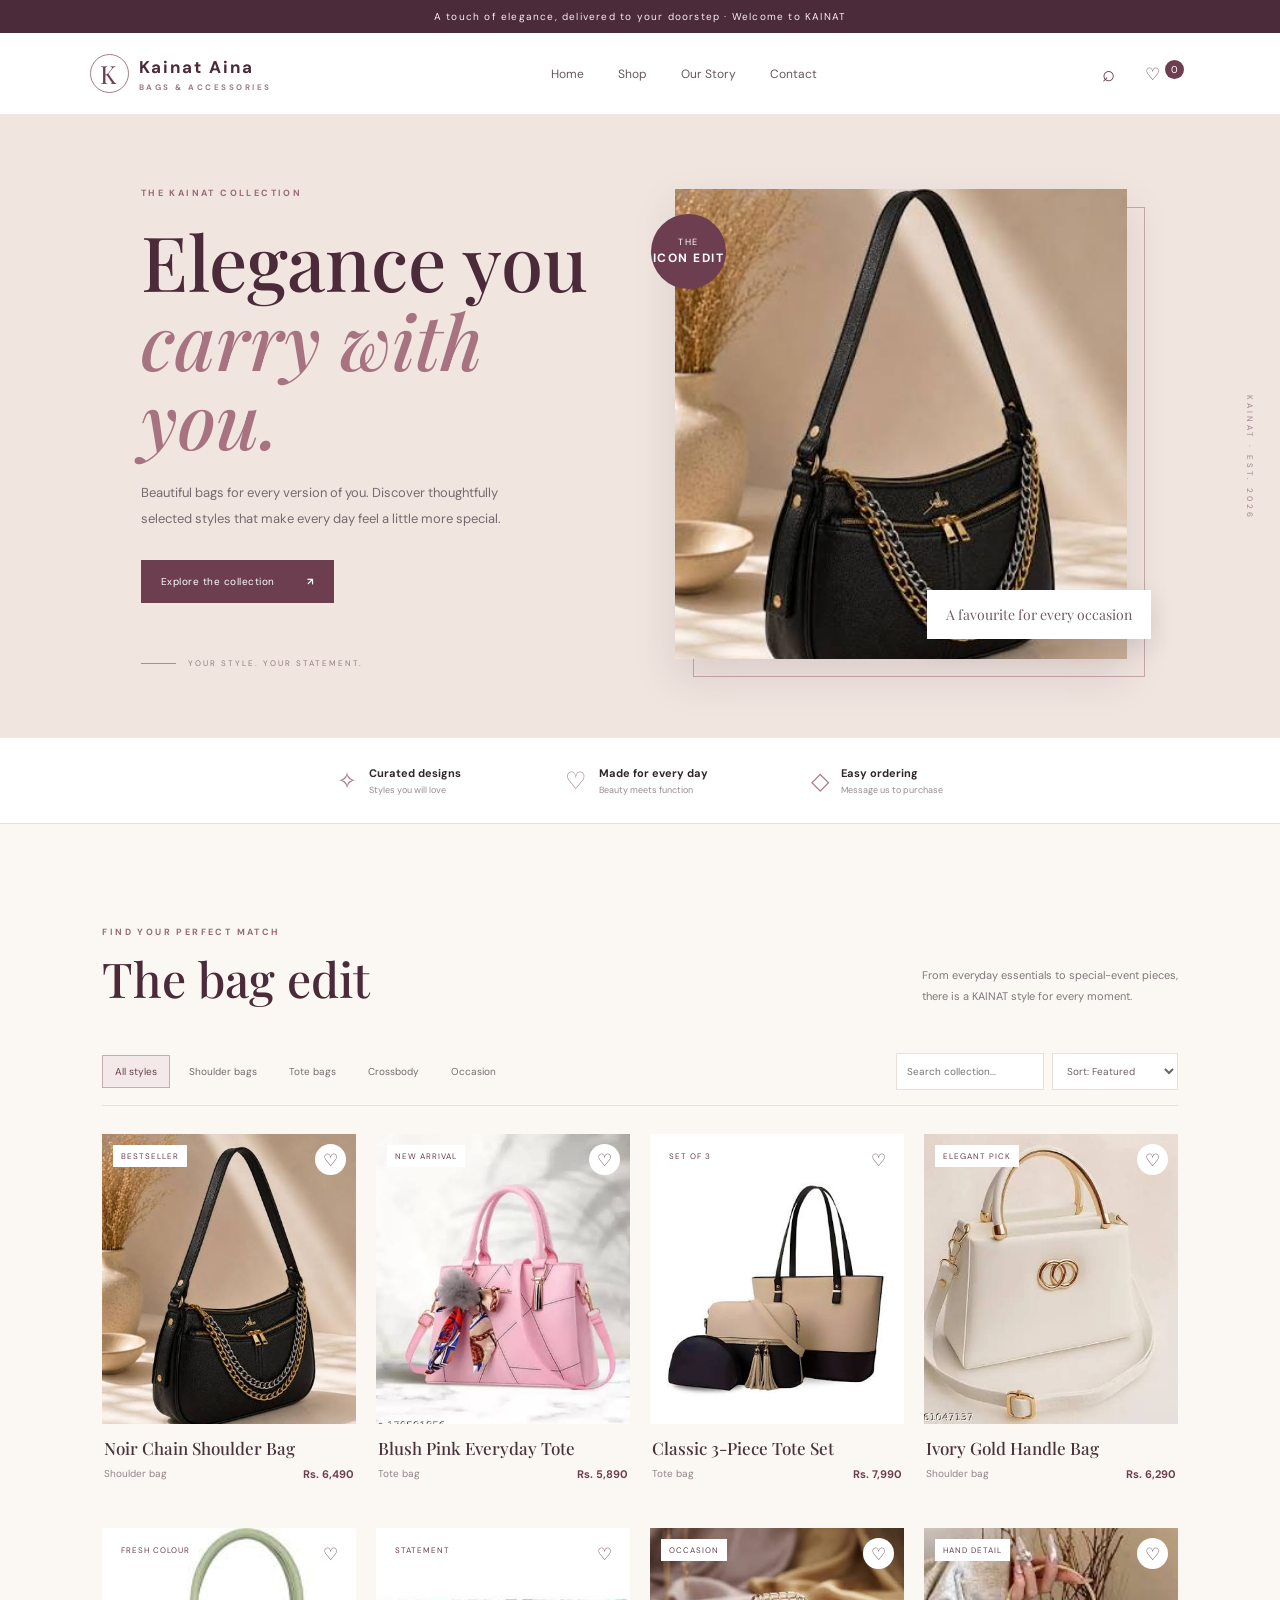
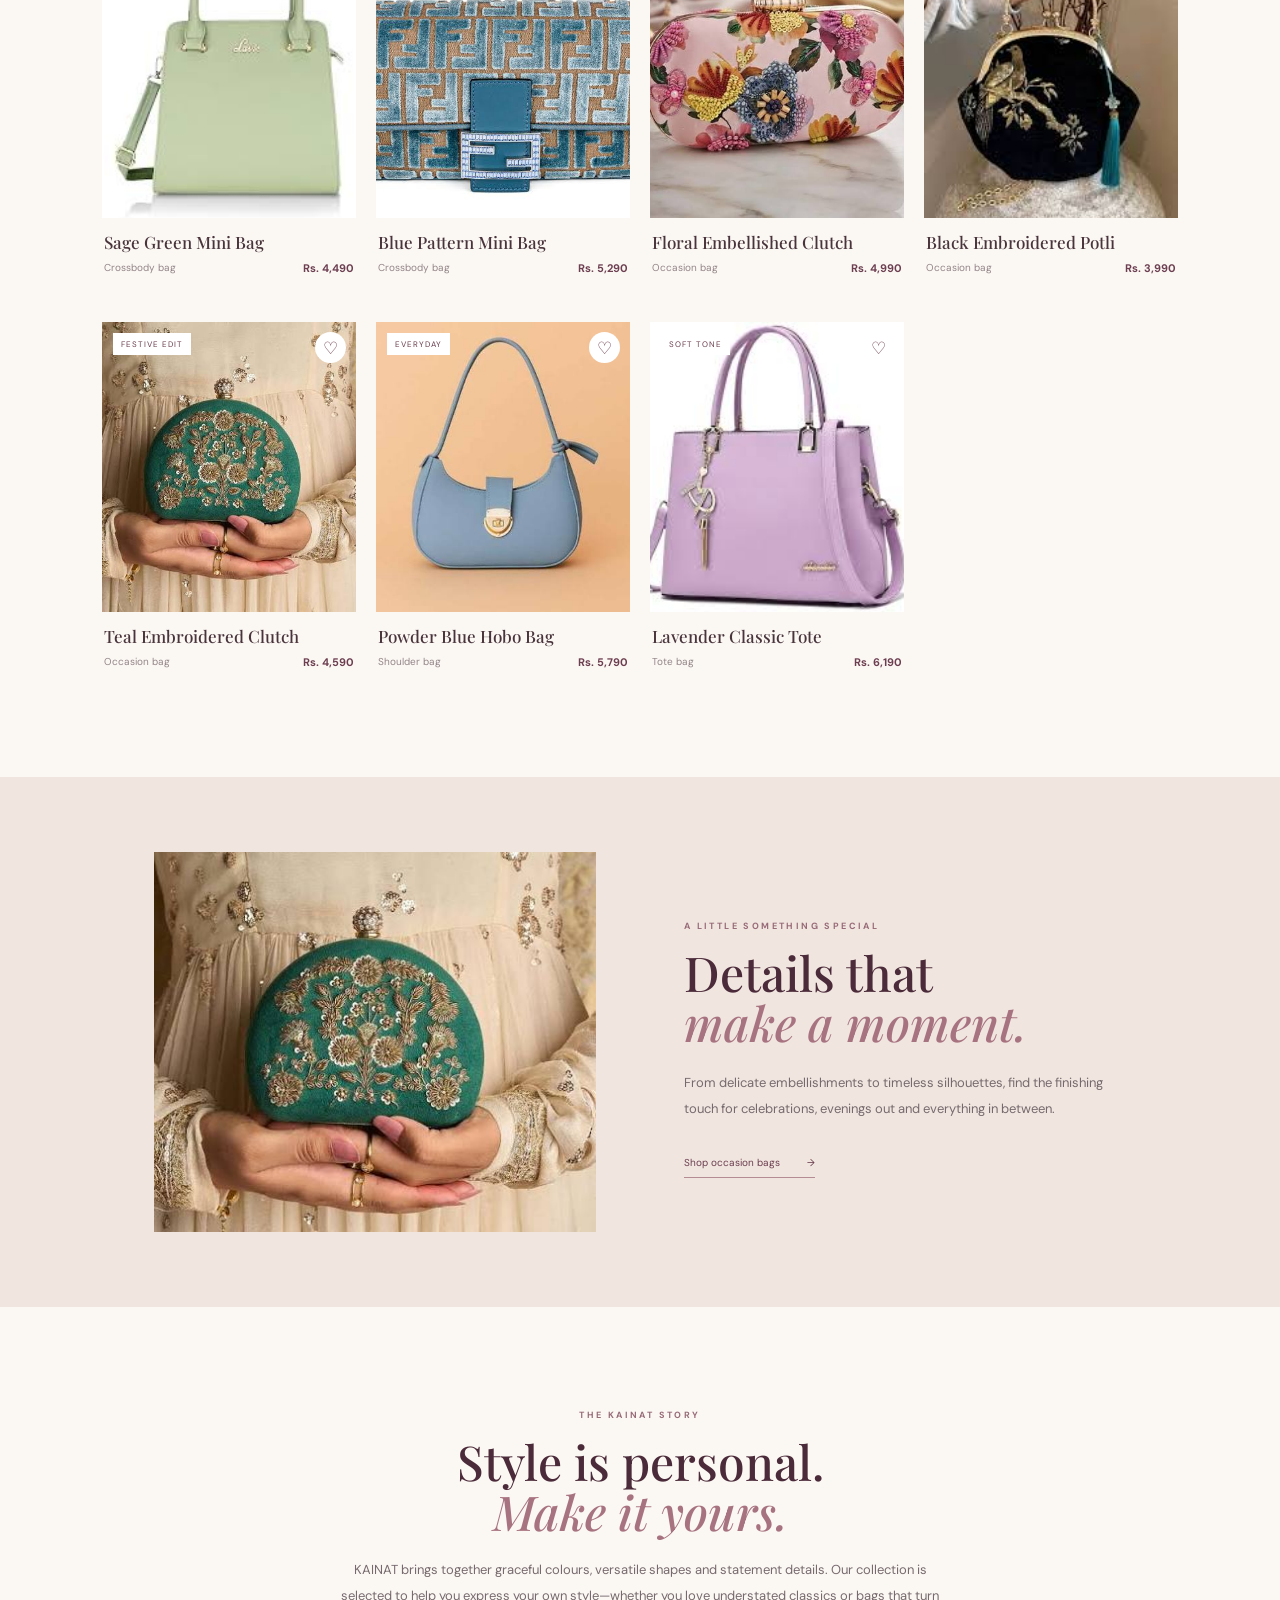
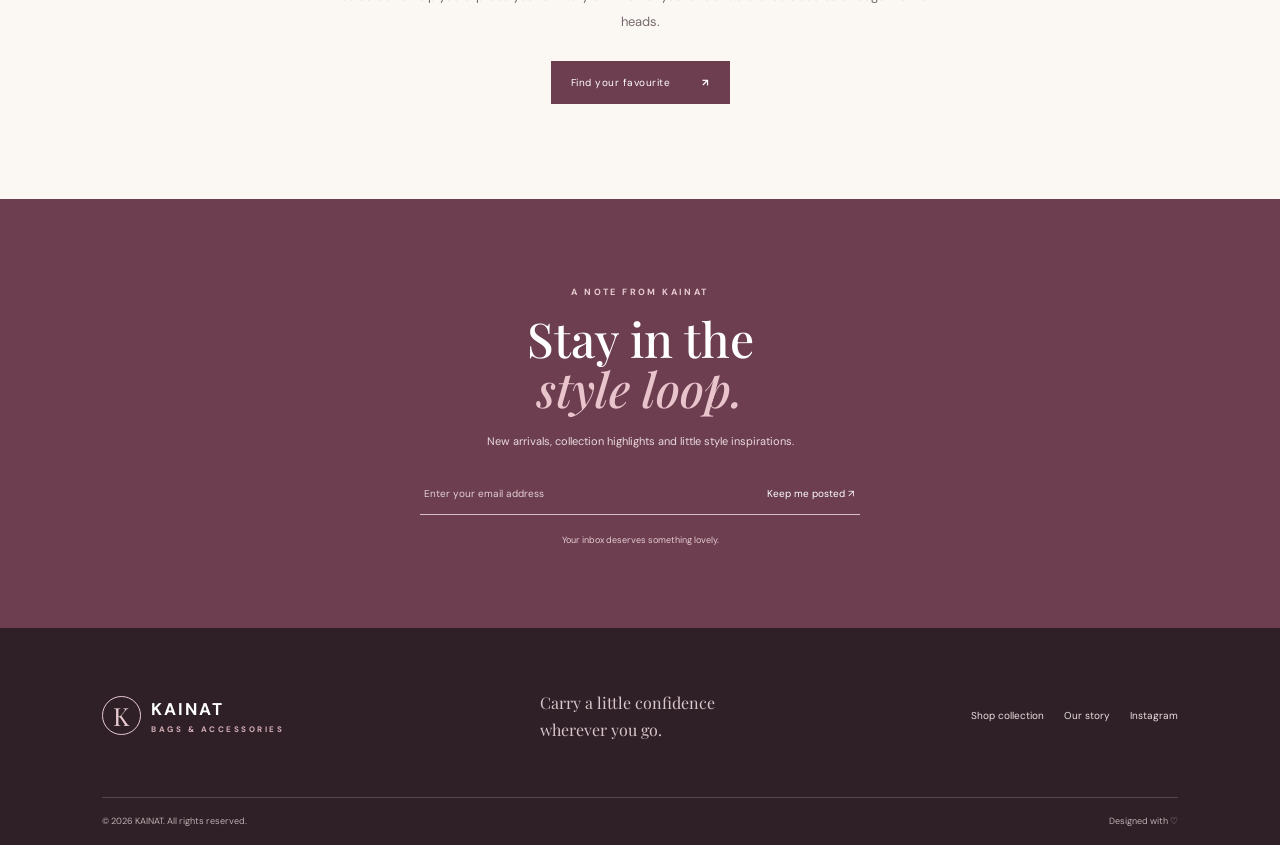
<file: index.html>
<!DOCTYPE html>
<html lang="en">
<head>
  <meta charset="UTF-8">
  <meta name="viewport" content="width=device-width, initial-scale=1.0">
  <meta name="description" content="Shop elegant handbags, totes, shoulder bags and occasion clutches at KAINAT.">
  <meta name="theme-color" content="#6c3e50">
  <title>KAINAT | Bags that define your style</title>
  <link rel="preconnect" href="https://fonts.googleapis.com">
  <link rel="preconnect" href="https://fonts.gstatic.com" crossorigin>
  <link href="https://fonts.googleapis.com/css2?family=DM+Sans:wght@400;500;600;700&family=Playfair+Display:wght@500;600;700&display=swap" rel="stylesheet">
  <link rel="stylesheet" href="CSS/style.css">
</head>
<body>
  <div class="topline">A touch of elegance, delivered to your doorstep · Welcome to KAINAT</div>
  <header class="header">
    <a class="logo" href="#home"><span class="logo-icon">K</span><span>Kainat Aina  <small> BAGS & ACCESSORIES</small></span></a>
    <button class="menu-btn" id="menuBtn" aria-label="Toggle menu">☰</button>
    <nav id="nav"><a href="#home">Home</a><a href="#shop">Shop</a><a href="#story">Our Story</a><a href="#contact">Contact</a></nav>
    <div class="head-tools"><button id="focusSearch" aria-label="Search">⌕</button><button id="openCart" aria-label="Open shopping bag">♡ <span id="cartCount">0</span></button></div>
  </header>

  <main>
    <section class="hero" id="home">
      <div class="hero-content">
        <span class="kicker">THE KAINAT COLLECTION</span>
        <h1>Elegance you<br><i>carry with you.</i></h1>
        <p>Beautiful bags for every version of you. Discover thoughtfully selected styles that make every day feel a little more special.</p>
        <a class="button" href="#shop">Explore the collection <b>↗</b></a>
        <div class="hero-foot"><span></span> YOUR STYLE. YOUR STATEMENT.</div>
      </div>
      <div class="hero-photo">
        <img src="Images/black-chain-shoulder-bag.jpg" alt="Black shoulder handbag with decorative gold chains">
        <div class="photo-label">THE<br><strong>ICON EDIT</strong></div>
        <div class="photo-caption">A favourite for every occasion</div>
      </div>
      <div class="vertical-note">KAINAT · EST. 2026</div>
    </section>

    <section class="benefits">
      <div><span>✧</span><p><b>Curated designs</b><small>Styles you will love</small></p></div>
      <div><span>♡</span><p><b>Made for every day</b><small>Beauty meets function</small></p></div>
      <div><span>◇</span><p><b>Easy ordering</b><small>Message us to purchase</small></p></div>
    </section>

    <section class="shop section" id="shop">
      <div class="section-title"><div><span class="kicker">FIND YOUR PERFECT MATCH</span><h2>The bag edit</h2></div><p>From everyday essentials to special-event pieces,<br>there is a KAINAT style for every moment.</p></div>
      <div class="shop-controls">
        <div class="filters" id="filters">
          <button class="filter active" data-cat="all">All styles</button>
          <button class="filter" data-cat="shoulder">Shoulder bags</button>
          <button class="filter" data-cat="tote">Tote bags</button>
          <button class="filter" data-cat="crossbody">Crossbody</button>
          <button class="filter" data-cat="occasion">Occasion</button>
        </div>
        <div class="search-sort"><input id="search" type="search" placeholder="Search collection..." aria-label="Search bags"><select id="sort"><option value="default">Sort: Featured</option><option value="low">Price: Low to high</option><option value="high">Price: High to low</option></select></div>
      </div>
      <div class="products" id="products"></div>
      <p class="empty" id="empty" hidden>No matching bags. Try another search.</p>
    </section>

    <section class="feature">
      <div class="feature-img"><img src="Images/teal-embroidered-clutch.jpg" alt="Teal embroidered evening clutch held in hands"></div>
      <div class="feature-copy"><span class="kicker">A LITTLE SOMETHING SPECIAL</span><h2>Details that<br><i>make a moment.</i></h2><p>From delicate embellishments to timeless silhouettes, find the finishing touch for celebrations, evenings out and everything in between.</p><a href="#shop" class="underlink">Shop occasion bags <span>→</span></a></div>
    </section>

    <section class="story section" id="story">
      <span class="kicker">THE KAINAT STORY</span><h2>Style is personal.<br><i>Make it yours.</i></h2>
      <p>KAINAT brings together graceful colours, versatile shapes and statement details. Our collection is selected to help you express your own style—whether you love understated classics or bags that turn heads.</p>
      <a class="button" href="#shop">Find your favourite <b>↗</b></a>
    </section>

    <section class="newsletter">
      <span class="kicker">A NOTE FROM KAINAT</span><h2>Stay in the<br><i>style loop.</i></h2><p>New arrivals, collection highlights and little style inspirations.</p>
      <form id="newsletter"><input id="email" type="email" placeholder="Enter your email address" required><button type="submit">Keep me posted ↗</button></form>
      <small id="newsletterMsg">Your inbox deserves something lovely.</small>
    </section>
  </main>

  <footer id="contact">
    <div class="footer-top">
      <a class="logo footer-logo" href="#home"><span class="logo-icon">K</span><span>KAINAT<small> BAGS & ACCESSORIES</small></span></a>
      <p>Carry a little confidence<br>wherever you go.</p>
      <div class="footer-links"><a href="#shop">Shop collection</a><a href="#story">Our story</a><a href="https://www.instagram.com/" target="_blank" rel="noopener">Instagram</a></div>
    </div>
    <div class="footer-bottom"><span>© 2026 KAINAT. All rights reserved.</span><span>Designed with ♡</span></div>
  </footer>

  <div class="shade" id="shade"></div>
  <aside class="cart" id="cart">
    <div class="cart-head"><h3>Your shopping bag <small id="cartItemsCount">(0)</small></h3><button id="closeCart" aria-label="Close cart">×</button></div>
    <div class="cart-content" id="cartContent"><p class="cart-empty">Your bag is waiting for something beautiful.</p></div>
    <div class="cart-bottom"><div><span>Subtotal</span><strong id="subtotal">Rs. 0</strong></div><button class="button checkout" id="checkout">Order on WhatsApp ↗</button><small>Ordering is completed directly with our team.</small></div>
  </aside>
  <div class="toast" id="toast"></div>
  <script src="JavaScript/script.js"></script>
</body>
</html>
</file>
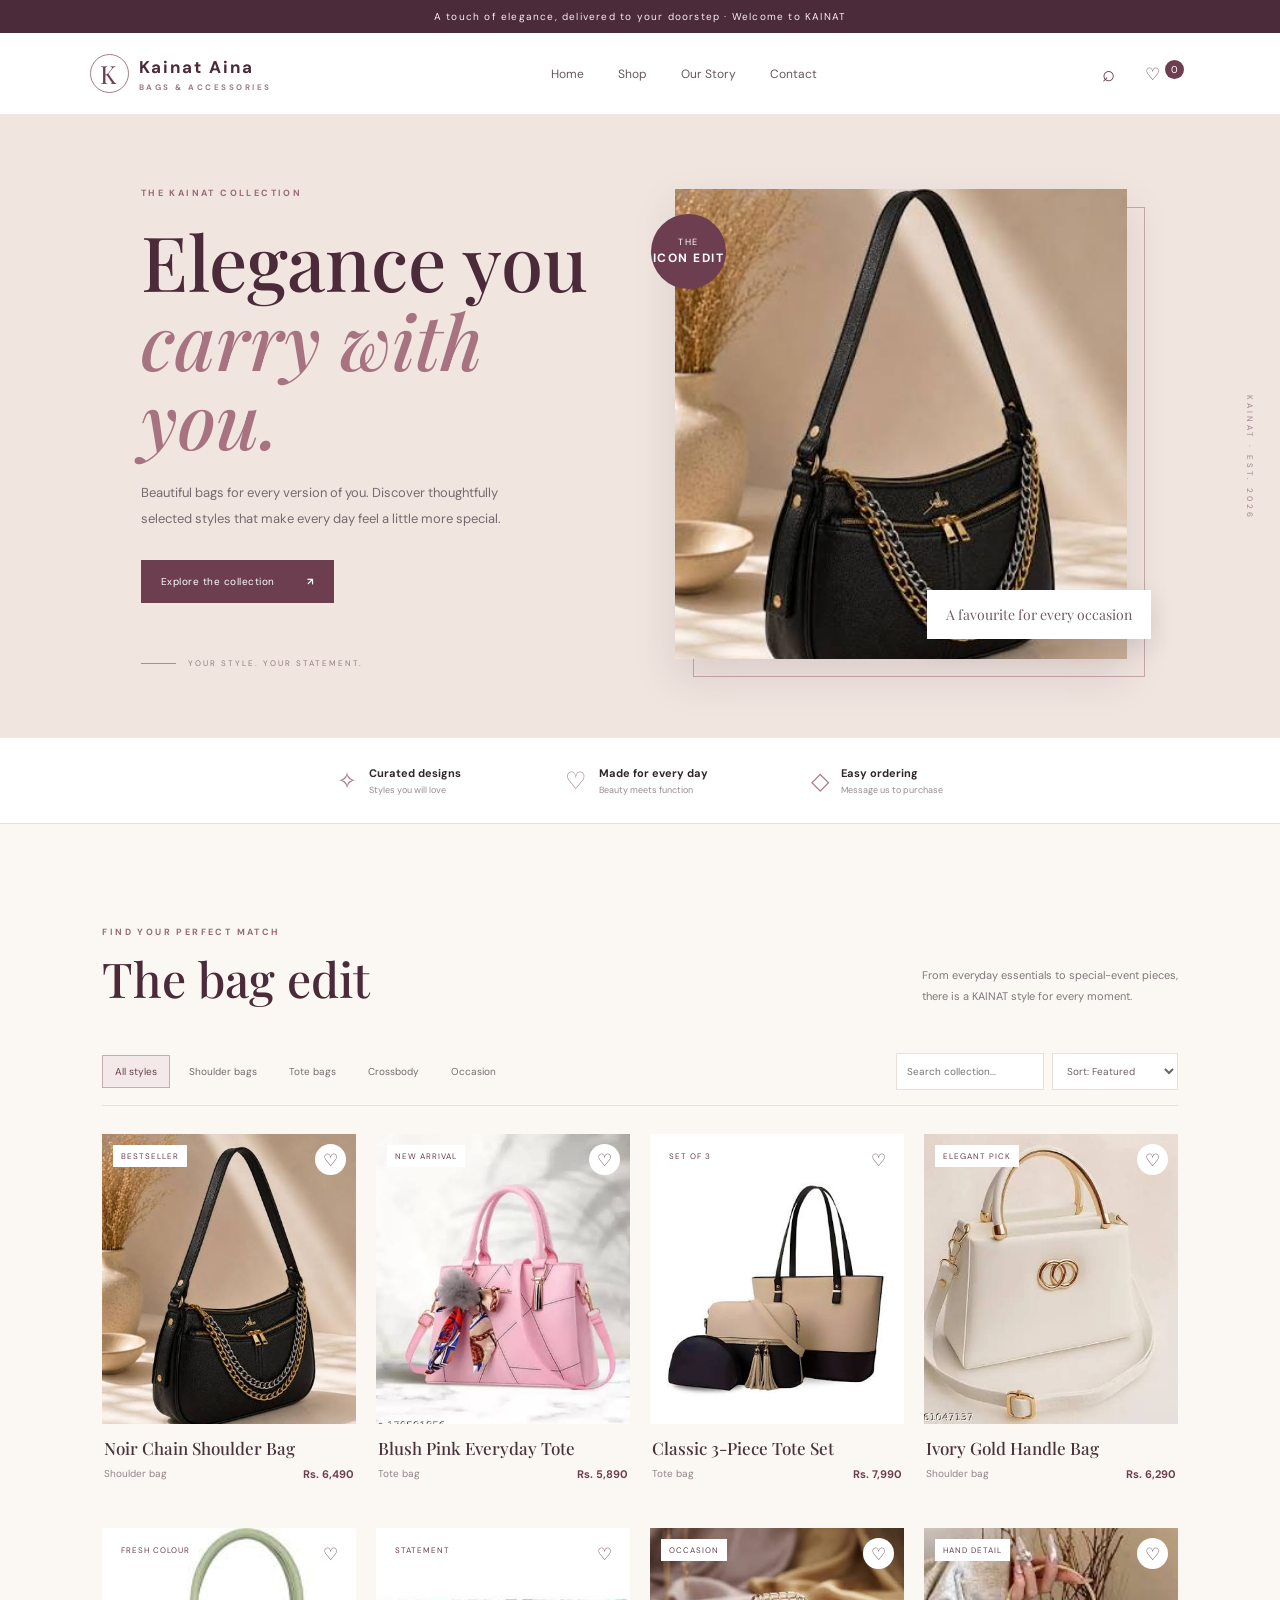
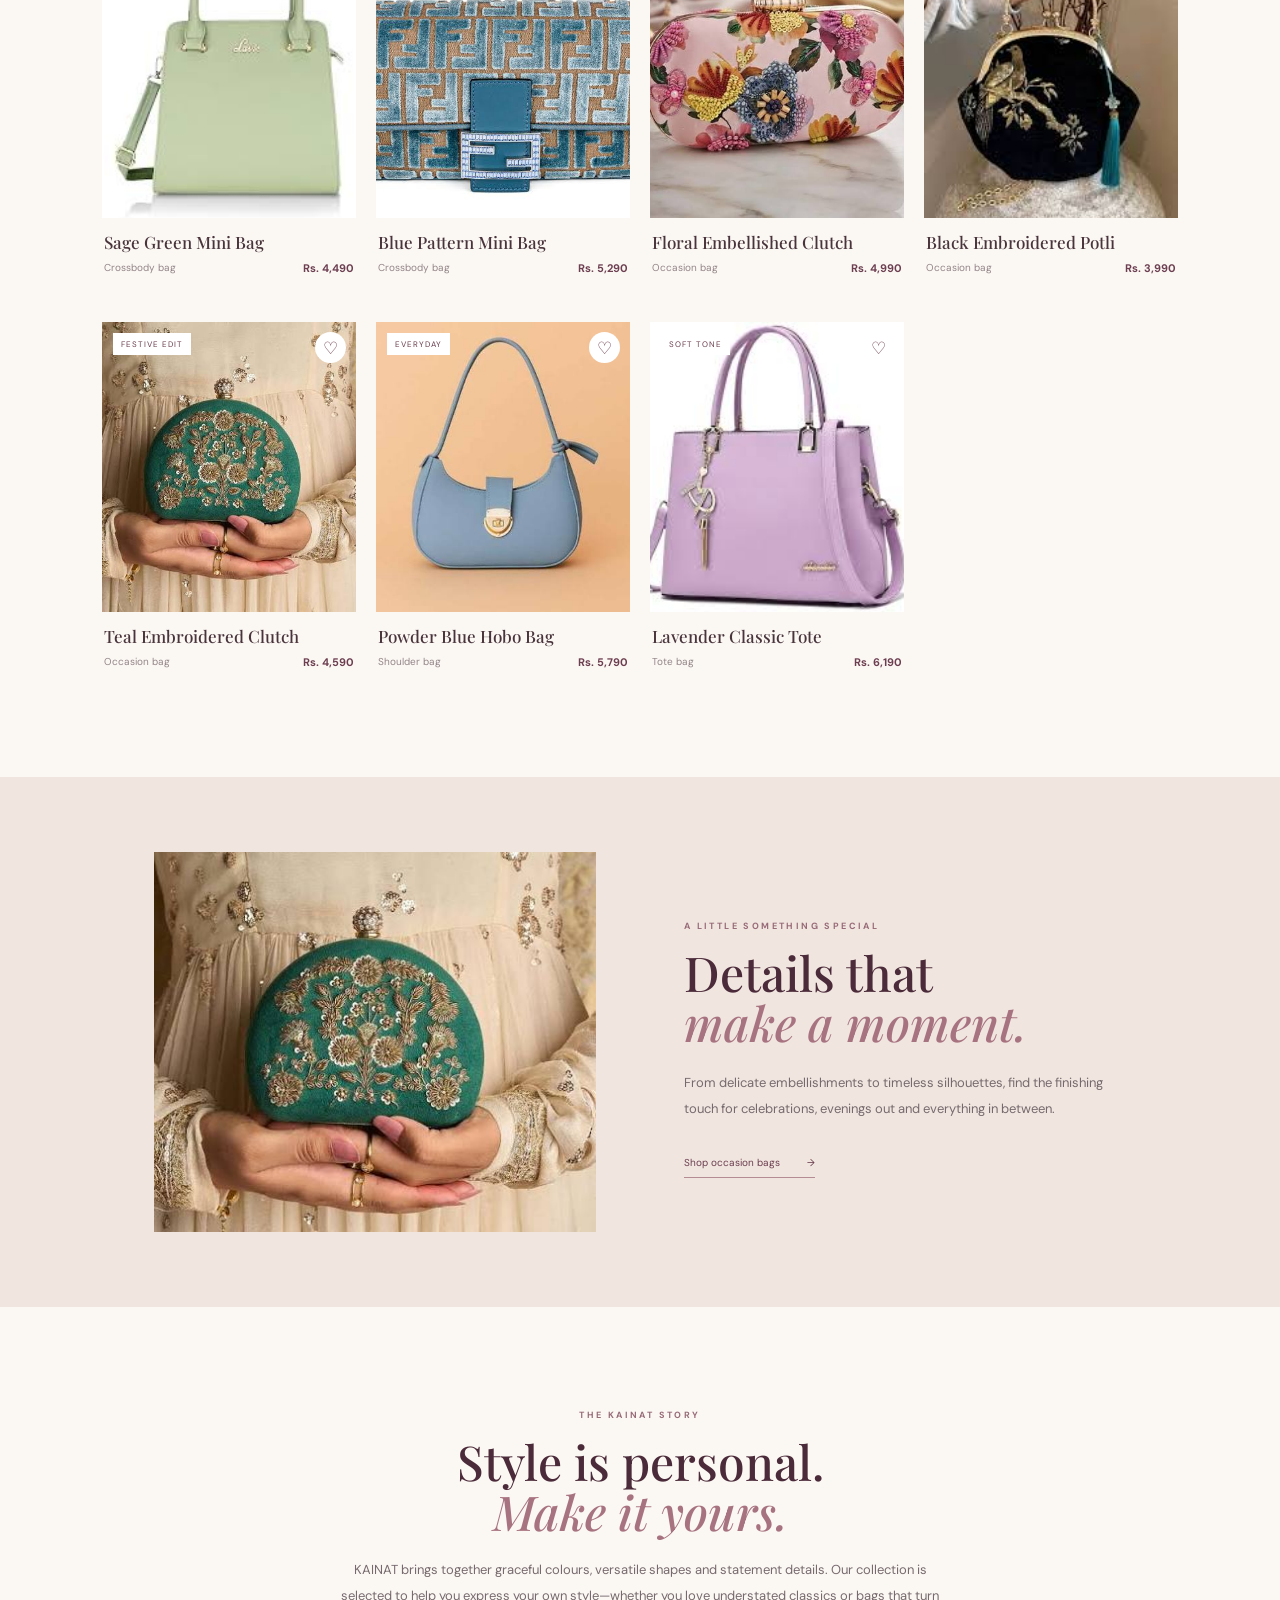
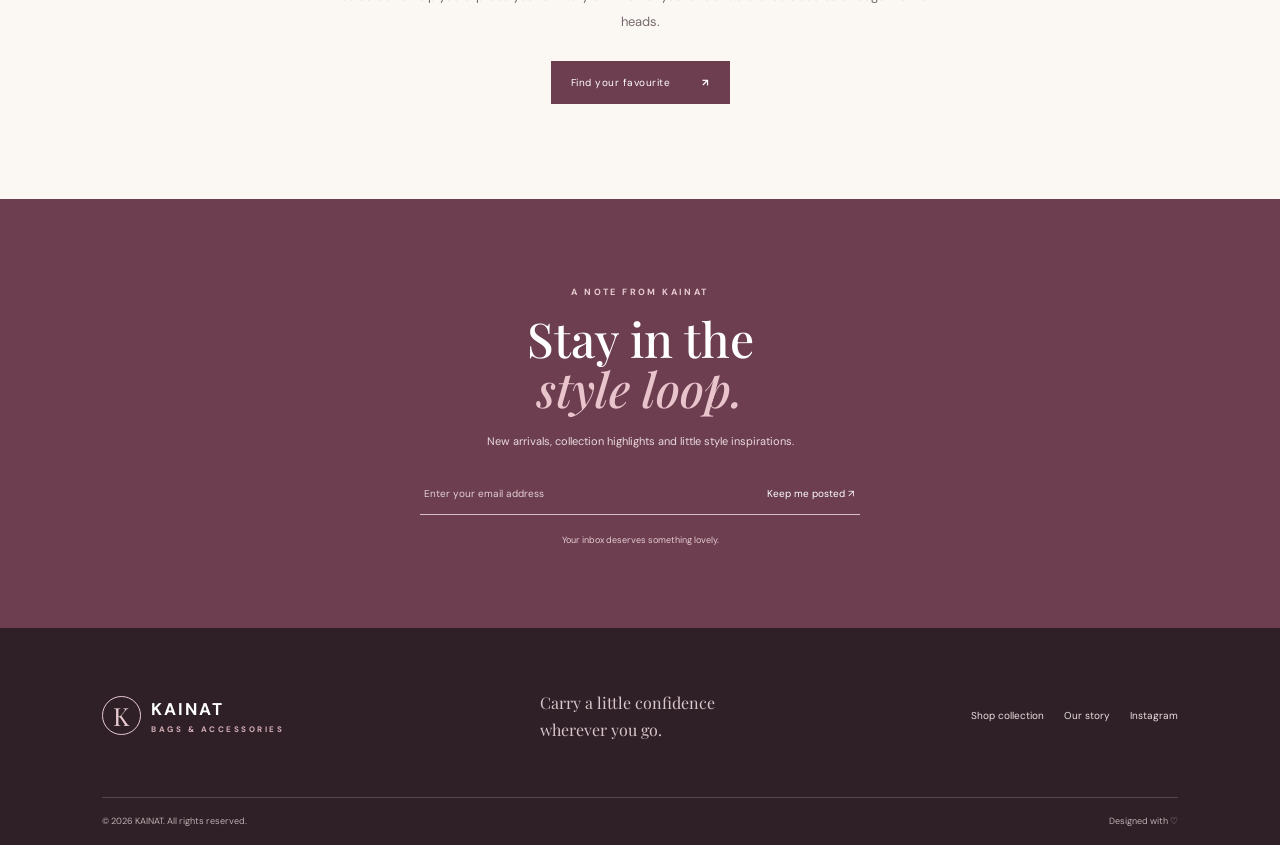
<file: .github/workflows/HTML/index.html>
<!DOCTYPE html>
<html lang="en">
<head>
  <meta charset="UTF-8">
  <meta name="viewport" content="width=device-width, initial-scale=1.0">
  <meta name="description" content="Shop elegant handbags, totes, shoulder bags and occasion clutches at KAINAT.">
  <meta name="theme-color" content="#6c3e50">
  <title>KAINAT | Bags that define your style</title>
  <link rel="preconnect" href="https://fonts.googleapis.com">
  <link rel="preconnect" href="https://fonts.gstatic.com" crossorigin>
  <link href="https://fonts.googleapis.com/css2?family=DM+Sans:wght@400;500;600;700&family=Playfair+Display:wght@500;600;700&display=swap" rel="stylesheet">
  <link rel="stylesheet" href="../CSS/style.css">
</head>
<body>
  <div class="topline">A touch of elegance, delivered to your doorstep · Welcome to KAINAT</div>
  <header class="header">
    <a class="logo" href="#home"><span class="logo-icon">K</span><span>Kainat Aina  <small> BAGS & ACCESSORIES</small></span></a>
    <button class="menu-btn" id="menuBtn" aria-label="Toggle menu">☰</button>
    <nav id="nav"><a href="#home">Home</a><a href="#shop">Shop</a><a href="#story">Our Story</a><a href="#contact">Contact</a></nav>
    <div class="head-tools"><button id="focusSearch" aria-label="Search">⌕</button><button id="openCart" aria-label="Open shopping bag">♡ <span id="cartCount">0</span></button></div>
  </header>

  <main>
    <section class="hero" id="home">
      <div class="hero-content">
        <span class="kicker">THE KAINAT COLLECTION</span>
        <h1>Elegance you<br><i>carry with you.</i></h1>
        <p>Beautiful bags for every version of you. Discover thoughtfully selected styles that make every day feel a little more special.</p>
        <a class="button" href="#shop">Explore the collection <b>↗</b></a>
        <div class="hero-foot"><span></span> YOUR STYLE. YOUR STATEMENT.</div>
      </div>
      <div class="hero-photo">
        <img src="../Images/black-chain-shoulder-bag.jpg" alt="Black shoulder handbag with decorative gold chains">
        <div class="photo-label">THE<br><strong>ICON EDIT</strong></div>
        <div class="photo-caption">A favourite for every occasion</div>
      </div>
      <div class="vertical-note">KAINAT · EST. 2026</div>
    </section>

    <section class="benefits">
      <div><span>✧</span><p><b>Curated designs</b><small>Styles you will love</small></p></div>
      <div><span>♡</span><p><b>Made for every day</b><small>Beauty meets function</small></p></div>
      <div><span>◇</span><p><b>Easy ordering</b><small>Message us to purchase</small></p></div>
    </section>

    <section class="shop section" id="shop">
      <div class="section-title"><div><span class="kicker">FIND YOUR PERFECT MATCH</span><h2>The bag edit</h2></div><p>From everyday essentials to special-event pieces,<br>there is a KAINAT style for every moment.</p></div>
      <div class="shop-controls">
        <div class="filters" id="filters">
          <button class="filter active" data-cat="all">All styles</button>
          <button class="filter" data-cat="shoulder">Shoulder bags</button>
          <button class="filter" data-cat="tote">Tote bags</button>
          <button class="filter" data-cat="crossbody">Crossbody</button>
          <button class="filter" data-cat="occasion">Occasion</button>
        </div>
        <div class="search-sort"><input id="search" type="search" placeholder="Search collection..." aria-label="Search bags"><select id="sort"><option value="default">Sort: Featured</option><option value="low">Price: Low to high</option><option value="high">Price: High to low</option></select></div>
      </div>
      <div class="products" id="products"></div>
      <p class="empty" id="empty" hidden>No matching bags. Try another search.</p>
    </section>

    <section class="feature">
      <div class="feature-img"><img src="../Images/teal-embroidered-clutch.jpg" alt="Teal embroidered evening clutch held in hands"></div>
      <div class="feature-copy"><span class="kicker">A LITTLE SOMETHING SPECIAL</span><h2>Details that<br><i>make a moment.</i></h2><p>From delicate embellishments to timeless silhouettes, find the finishing touch for celebrations, evenings out and everything in between.</p><a href="#shop" class="underlink">Shop occasion bags <span>→</span></a></div>
    </section>

    <section class="story section" id="story">
      <span class="kicker">THE KAINAT STORY</span><h2>Style is personal.<br><i>Make it yours.</i></h2>
      <p>KAINAT brings together graceful colours, versatile shapes and statement details. Our collection is selected to help you express your own style—whether you love understated classics or bags that turn heads.</p>
      <a class="button" href="#shop">Find your favourite <b>↗</b></a>
    </section>

    <section class="newsletter">
      <span class="kicker">A NOTE FROM KAINAT</span><h2>Stay in the<br><i>style loop.</i></h2><p>New arrivals, collection highlights and little style inspirations.</p>
      <form id="newsletter"><input id="email" type="email" placeholder="Enter your email address" required><button type="submit">Keep me posted ↗</button></form>
      <small id="newsletterMsg">Your inbox deserves something lovely.</small>
    </section>
  </main>

  <footer id="contact">
    <div class="footer-top">
      <a class="logo footer-logo" href="#home"><span class="logo-icon">K</span><span>KAINAT<small> BAGS & ACCESSORIES</small></span></a>
      <p>Carry a little confidence<br>wherever you go.</p>
      <div class="footer-links"><a href="#shop">Shop collection</a><a href="#story">Our story</a><a href="https://www.instagram.com/" target="_blank" rel="noopener">Instagram</a></div>
    </div>
    <div class="footer-bottom"><span>© 2026 KAINAT. All rights reserved.</span><span>Designed with ♡</span></div>
  </footer>

  <div class="shade" id="shade"></div>
  <aside class="cart" id="cart">
    <div class="cart-head"><h3>Your shopping bag <small id="cartItemsCount">(0)</small></h3><button id="closeCart" aria-label="Close cart">×</button></div>
    <div class="cart-content" id="cartContent"><p class="cart-empty">Your bag is waiting for something beautiful.</p></div>
    <div class="cart-bottom"><div><span>Subtotal</span><strong id="subtotal">Rs. 0</strong></div><button class="button checkout" id="checkout">Order on WhatsApp ↗</button><small>Ordering is completed directly with our team.</small></div>
  </aside>
  <div class="toast" id="toast"></div>
  <script src="../JavaScript/script.js"></script>
</body>
</html>
</file>
<file: CSS/style.css>
*{box-sizing:border-box} :root{--wine:#6c3e50;--wine2:#4b2a39;--rose:#ead9d9;--cream:#fbf8f4;--ink:#30272b;--muted:#82767a;--line:#e9e0dc}html{scroll-behavior:smooth}body{margin:0;background:var(--cream);color:var(--ink);font-family:'DM Sans',sans-serif}a{text-decoration:none;color:inherit}button,input,select{font:inherit}.topline{background:var(--wine2);color:#f8eeee;text-align:center;padding:10px 12px;font-size:10px;letter-spacing:1.2px}.header{height:82px;padding:0 7%;display:flex;align-items:center;justify-content:space-between;background:#fff;position:sticky;top:0;z-index:20;border-bottom:1px solid #eee7e3}.logo{display:flex;align-items:center;gap:10px;font-size:17px;font-weight:700;letter-spacing:2px;color:var(--wine2)}.logo-icon{width:39px;height:39px;border:1px solid #a87c87;border-radius:50%;display:grid;place-items:center;font:25px 'Playfair Display';color:var(--wine)}.logo small{display:block;font-size:8px;letter-spacing:2.5px;color:#a27a84;margin-top:4px}.header nav{display:flex;gap:34px;font-size:12px;color:#65595d}.header nav a:hover,.footer-links a:hover{color:#a46d7b}.head-tools{display:flex;gap:18px}.head-tools button,.menu-btn{border:0;background:none;color:var(--wine);font-size:22px;cursor:pointer}.head-tools button:last-child{font-size:17px}.head-tools span{font-size:10px;background:var(--wine);color:#fff;border-radius:50%;padding:3px 6px;vertical-align:top}.menu-btn{display:none}.hero{min-height:620px;background:#f0e5df;padding:65px 11% 70px;display:grid;grid-template-columns:1fr 1fr;align-items:center;gap:7%;position:relative;overflow:hidden}.kicker{font-size:9px;letter-spacing:2.4px;font-weight:700;color:#986b78}.hero h1,.section h2,.feature h2,.story h2,.newsletter h2{font:500 clamp(48px,6vw,76px)/1.04 'Playfair Display',serif;color:var(--wine2);margin:20px 0}.hero h1 i,.feature h2 i,.story h2 i,.newsletter h2 i{color:#a87380;font-weight:500}.hero-content>p,.feature-copy>p,.story>p{max-width:400px;color:#776a6e;font-size:13px;line-height:2;margin:22px 0 28px}.button{display:inline-flex;align-items:center;justify-content:space-between;gap:32px;padding:15px 20px;background:var(--wine);color:#fff;border:0;font-size:10px;letter-spacing:.5px;cursor:pointer;transition:.2s}.button:hover{background:var(--wine2);transform:translateY(-2px)}.hero-foot{display:flex;align-items:center;gap:12px;color:#947d82;font-size:8px;letter-spacing:2px;margin-top:55px}.hero-foot span{width:35px;height:1px;background:#b28c93}.hero-photo{height:470px;position:relative;margin-right:12px}.hero-photo:before{content:'';position:absolute;inset:18px -18px -18px 18px;border:1px solid #c7a9a7}.hero-photo img{width:100%;height:100%;object-fit:cover;position:relative;box-shadow:0 18px 40px #4b2a3920}.photo-label{position:absolute;top:25px;left:-24px;width:75px;height:75px;border-radius:50%;background:var(--wine);color:#fff;display:grid;align-content:center;text-align:center;font-size:9px;letter-spacing:1.5px;line-height:1.5}.photo-label strong{font-size:12px}.photo-caption{position:absolute;bottom:20px;right:-24px;background:#fff;padding:15px 19px;color:#705d63;font:14px 'Playfair Display';box-shadow:0 8px 25px #33202a20}.vertical-note{position:absolute;right:25px;top:45%;writing-mode:vertical-rl;font-size:8px;letter-spacing:3px;color:#9e858a}.benefits{display:flex;justify-content:center;gap:9%;padding:27px 5%;background:#fff;border-bottom:1px solid var(--line)}.benefits>div{display:flex;align-items:center;gap:12px}.benefits>div>span{font-size:24px;color:#ad7b87}.benefits p{margin:0;font-size:11px}.benefits small{display:block;font-size:9px;color:#988b8e;margin-top:4px}.section{padding:95px 8%}.section-title{display:flex;align-items:end;justify-content:space-between;margin-bottom:35px}.section h2,.feature h2,.story h2,.newsletter h2{font-size:48px;margin:14px 0}.section-title>p{font-size:11px;line-height:1.9;color:var(--muted)}.shop-controls{display:flex;align-items:center;justify-content:space-between;gap:18px;padding-bottom:15px;border-bottom:1px solid var(--line);margin-bottom:28px}.filters{display:flex;gap:6px;flex-wrap:wrap}.filter{background:none;border:1px solid transparent;padding:9px 12px;font-size:10px;color:#776b6f;cursor:pointer}.filter.active,.filter:hover{border-color:#c9aab0;background:#f3e9e8;color:var(--wine)}.search-sort{display:flex;gap:8px}.search-sort input,.search-sort select{border:1px solid var(--line);background:#fff;padding:10px;font-size:10px;color:#6e6266;outline:none}.products{display:grid;grid-template-columns:repeat(4,1fr);gap:34px 20px}.product-card{min-width:0}.product-img{height:290px;position:relative;background:#eee6e1;overflow:hidden}.product-img img{width:100%;height:100%;object-fit:cover;transition:transform .45s}.product-card:hover .product-img img{transform:scale(1.05)}.tag{position:absolute;top:11px;left:11px;background:#fff;padding:6px 8px;font-size:8px;letter-spacing:1px;color:var(--wine)}.wish{position:absolute;right:10px;top:10px;border:0;background:#fff;border-radius:50%;width:31px;height:31px;color:var(--wine);font-size:17px;cursor:pointer}.wish.selected{background:var(--wine);color:#fff}.add{position:absolute;bottom:0;left:0;width:100%;padding:12px;background:#4b2a39eF;color:#fff;border:0;font-size:9px;letter-spacing:1px;cursor:pointer;transform:translateY(100%);transition:.2s}.product-card:hover .add{transform:translateY(0)}.product-info{padding:13px 2px}.product-info h3{font:500 17px 'Playfair Display';margin:0 0 8px;color:#49343c}.product-meta{display:flex;justify-content:space-between;font-size:10px;color:#938488}.product-meta strong{color:var(--wine);font-size:11px}.empty{text-align:center;color:var(--muted);padding:30px}.feature{background:#f0e5df;display:grid;grid-template-columns:1fr 1fr;gap:9%;align-items:center;padding:75px 12%}.feature-img{height:380px}.feature-img img{width:100%;height:100%;object-fit:cover}.feature-copy>p{max-width:430px}.underlink{font-size:10px;color:var(--wine);border-bottom:1px solid #b58b94;padding-bottom:8px}.underlink span{margin-left:24px}.story{text-align:center;max-width:850px;margin:auto}.story>p{max-width:620px;margin:20px auto 26px}.newsletter{text-align:center;background:var(--wine);color:#fff;padding:80px 20px}.newsletter .kicker{color:#e7cbd0}.newsletter h2{color:#fff}.newsletter h2 i{color:#e9c4cc}.newsletter>p{font-size:11px;color:#eadadd;margin:20px 0}.newsletter form{display:flex;max-width:440px;margin:25px auto 12px;border-bottom:1px solid #d8bfc5}.newsletter input{flex:1;min-width:0;padding:14px 4px;background:none;border:0;outline:0;color:#fff;font-size:10px}.newsletter input::placeholder{color:#e4cfd3}.newsletter form button{background:none;border:0;color:#fff;font-size:10px;cursor:pointer}.newsletter>small{font-size:9px;color:#e5cbd0}footer{background:#2f2027;color:#eadfe1;padding:45px 8% 18px}.footer-top{display:flex;align-items:center;justify-content:space-between;padding-bottom:38px}.footer-logo{color:#fff}.footer-logo .logo-icon{color:#e8cbd0;border-color:#e8cbd0}.footer-logo small{color:#d6afb7}.footer-top>p{font:16px/1.7 'Playfair Display';color:#d9c6ca}.footer-links{display:flex;gap:20px;font-size:10px}.footer-bottom{border-top:1px solid #57454c;padding-top:17px;display:flex;justify-content:space-between;font-size:9px;color:#bcaeb1}.shade{position:fixed;inset:0;background:#1e111866;z-index:30;opacity:0;visibility:hidden;transition:.25s}.shade.visible{opacity:1;visibility:visible}.cart{position:fixed;z-index:31;right:0;top:0;height:100%;width:min(410px,100%);background:#fff;padding:24px;display:flex;flex-direction:column;transform:translateX(100%);transition:.3s}.cart.visible{transform:translateX(0)}.cart-head{display:flex;align-items:center;justify-content:space-between;border-bottom:1px solid var(--line);padding-bottom:16px}.cart-head h3{font:22px 'Playfair Display';margin:0;color:var(--wine2)}.cart-head small{font:10px 'DM Sans';color:#8e8184}.cart-head button{font-size:28px;border:0;background:none;color:var(--wine);cursor:pointer}.cart-content{flex:1;overflow:auto;padding:12px 0}.cart-empty{text-align:center;margin-top:55px;font-size:11px;color:var(--muted)}.cart-line{display:flex;gap:12px;padding:13px 0;border-bottom:1px solid var(--line)}.cart-line img{width:72px;height:82px;object-fit:cover}.cart-line h4{font:15px 'Playfair Display';margin:3px 0 8px}.cart-line p{font-size:10px;color:var(--wine);margin:0}.remove{border:0;background:none;color:#98757d;padding:8px 0;font-size:9px;cursor:pointer}.cart-bottom{border-top:1px solid var(--line);padding-top:17px}.cart-bottom>div{display:flex;justify-content:space-between;font-size:11px;margin-bottom:15px}.cart-bottom strong{color:var(--wine)}.checkout{width:100%;justify-content:center}.cart-bottom>small{display:block;text-align:center;color:#988c8f;font-size:8px;margin-top:10px}.toast{position:fixed;z-index:50;bottom:22px;left:50%;transform:translate(-50%,20px);background:#35232b;color:#fff;padding:12px 20px;font-size:10px;opacity:0;transition:.2s;pointer-events:none}.toast.show{opacity:1;transform:translate(-50%,0)}@media(max-width:900px){.hero{padding:55px 7%;min-height:550px}.hero-photo{height:400px}.products{grid-template-columns:repeat(3,1fr)}.section{padding:75px 6%}}@media(max-width:650px){.header{height:70px;padding:0 5%}.menu-btn{display:block;order:3}.head-tools{margin-left:auto;margin-right:16px}nav{display:none;position:absolute;top:70px;left:0;right:0;background:#fff;padding:20px 7%;flex-direction:column;gap:18px;border-top:1px solid var(--line)}nav.open{display:flex}.hero{grid-template-columns:1fr;padding:48px 8% 60px;gap:34px}.hero h1{font-size:56px}.hero-photo{height:350px;margin:0 12px 0 5px}.vertical-note{display:none}.hero-foot{margin-top:32px}.benefits{gap:15px;padding:20px 4%;justify-content:space-around}.benefits>div{gap:6px}.benefits>div>span{font-size:17px}.benefits p{font-size:8px}.benefits small{font-size:7px}.section{padding:60px 5%}.section-title{display:block}.section-title>p{margin-top:12px}.shop-controls{align-items:flex-start;flex-direction:column}.search-sort{width:100%}.search-sort input{flex:1;min-width:0}.products{grid-template-columns:repeat(2,1fr);gap:22px 12px}.product-img{height:225px}.product-info h3{font-size:15px}.add{transform:none;padding:10px;font-size:8px}.feature{grid-template-columns:1fr;padding:55px 7%;gap:30px}.feature-img{height:320px}.story{padding:60px 8%}.newsletter{padding:65px 18px}.footer-top{align-items:flex-start;flex-direction:column;gap:20px}.footer-bottom{flex-wrap:wrap;gap:10px}}
</file>
<file: .github/workflows/CSS/style.css>
*{box-sizing:border-box} :root{--wine:#6c3e50;--wine2:#4b2a39;--rose:#ead9d9;--cream:#fbf8f4;--ink:#30272b;--muted:#82767a;--line:#e9e0dc}html{scroll-behavior:smooth}body{margin:0;background:var(--cream);color:var(--ink);font-family:'DM Sans',sans-serif}a{text-decoration:none;color:inherit}button,input,select{font:inherit}.topline{background:var(--wine2);color:#f8eeee;text-align:center;padding:10px 12px;font-size:10px;letter-spacing:1.2px}.header{height:82px;padding:0 7%;display:flex;align-items:center;justify-content:space-between;background:#fff;position:sticky;top:0;z-index:20;border-bottom:1px solid #eee7e3}.logo{display:flex;align-items:center;gap:10px;font-size:17px;font-weight:700;letter-spacing:2px;color:var(--wine2)}.logo-icon{width:39px;height:39px;border:1px solid #a87c87;border-radius:50%;display:grid;place-items:center;font:25px 'Playfair Display';color:var(--wine)}.logo small{display:block;font-size:8px;letter-spacing:2.5px;color:#a27a84;margin-top:4px}.header nav{display:flex;gap:34px;font-size:12px;color:#65595d}.header nav a:hover,.footer-links a:hover{color:#a46d7b}.head-tools{display:flex;gap:18px}.head-tools button,.menu-btn{border:0;background:none;color:var(--wine);font-size:22px;cursor:pointer}.head-tools button:last-child{font-size:17px}.head-tools span{font-size:10px;background:var(--wine);color:#fff;border-radius:50%;padding:3px 6px;vertical-align:top}.menu-btn{display:none}.hero{min-height:620px;background:#f0e5df;padding:65px 11% 70px;display:grid;grid-template-columns:1fr 1fr;align-items:center;gap:7%;position:relative;overflow:hidden}.kicker{font-size:9px;letter-spacing:2.4px;font-weight:700;color:#986b78}.hero h1,.section h2,.feature h2,.story h2,.newsletter h2{font:500 clamp(48px,6vw,76px)/1.04 'Playfair Display',serif;color:var(--wine2);margin:20px 0}.hero h1 i,.feature h2 i,.story h2 i,.newsletter h2 i{color:#a87380;font-weight:500}.hero-content>p,.feature-copy>p,.story>p{max-width:400px;color:#776a6e;font-size:13px;line-height:2;margin:22px 0 28px}.button{display:inline-flex;align-items:center;justify-content:space-between;gap:32px;padding:15px 20px;background:var(--wine);color:#fff;border:0;font-size:10px;letter-spacing:.5px;cursor:pointer;transition:.2s}.button:hover{background:var(--wine2);transform:translateY(-2px)}.hero-foot{display:flex;align-items:center;gap:12px;color:#947d82;font-size:8px;letter-spacing:2px;margin-top:55px}.hero-foot span{width:35px;height:1px;background:#b28c93}.hero-photo{height:470px;position:relative;margin-right:12px}.hero-photo:before{content:'';position:absolute;inset:18px -18px -18px 18px;border:1px solid #c7a9a7}.hero-photo img{width:100%;height:100%;object-fit:cover;position:relative;box-shadow:0 18px 40px #4b2a3920}.photo-label{position:absolute;top:25px;left:-24px;width:75px;height:75px;border-radius:50%;background:var(--wine);color:#fff;display:grid;align-content:center;text-align:center;font-size:9px;letter-spacing:1.5px;line-height:1.5}.photo-label strong{font-size:12px}.photo-caption{position:absolute;bottom:20px;right:-24px;background:#fff;padding:15px 19px;color:#705d63;font:14px 'Playfair Display';box-shadow:0 8px 25px #33202a20}.vertical-note{position:absolute;right:25px;top:45%;writing-mode:vertical-rl;font-size:8px;letter-spacing:3px;color:#9e858a}.benefits{display:flex;justify-content:center;gap:9%;padding:27px 5%;background:#fff;border-bottom:1px solid var(--line)}.benefits>div{display:flex;align-items:center;gap:12px}.benefits>div>span{font-size:24px;color:#ad7b87}.benefits p{margin:0;font-size:11px}.benefits small{display:block;font-size:9px;color:#988b8e;margin-top:4px}.section{padding:95px 8%}.section-title{display:flex;align-items:end;justify-content:space-between;margin-bottom:35px}.section h2,.feature h2,.story h2,.newsletter h2{font-size:48px;margin:14px 0}.section-title>p{font-size:11px;line-height:1.9;color:var(--muted)}.shop-controls{display:flex;align-items:center;justify-content:space-between;gap:18px;padding-bottom:15px;border-bottom:1px solid var(--line);margin-bottom:28px}.filters{display:flex;gap:6px;flex-wrap:wrap}.filter{background:none;border:1px solid transparent;padding:9px 12px;font-size:10px;color:#776b6f;cursor:pointer}.filter.active,.filter:hover{border-color:#c9aab0;background:#f3e9e8;color:var(--wine)}.search-sort{display:flex;gap:8px}.search-sort input,.search-sort select{border:1px solid var(--line);background:#fff;padding:10px;font-size:10px;color:#6e6266;outline:none}.products{display:grid;grid-template-columns:repeat(4,1fr);gap:34px 20px}.product-card{min-width:0}.product-img{height:290px;position:relative;background:#eee6e1;overflow:hidden}.product-img img{width:100%;height:100%;object-fit:cover;transition:transform .45s}.product-card:hover .product-img img{transform:scale(1.05)}.tag{position:absolute;top:11px;left:11px;background:#fff;padding:6px 8px;font-size:8px;letter-spacing:1px;color:var(--wine)}.wish{position:absolute;right:10px;top:10px;border:0;background:#fff;border-radius:50%;width:31px;height:31px;color:var(--wine);font-size:17px;cursor:pointer}.wish.selected{background:var(--wine);color:#fff}.add{position:absolute;bottom:0;left:0;width:100%;padding:12px;background:#4b2a39eF;color:#fff;border:0;font-size:9px;letter-spacing:1px;cursor:pointer;transform:translateY(100%);transition:.2s}.product-card:hover .add{transform:translateY(0)}.product-info{padding:13px 2px}.product-info h3{font:500 17px 'Playfair Display';margin:0 0 8px;color:#49343c}.product-meta{display:flex;justify-content:space-between;font-size:10px;color:#938488}.product-meta strong{color:var(--wine);font-size:11px}.empty{text-align:center;color:var(--muted);padding:30px}.feature{background:#f0e5df;display:grid;grid-template-columns:1fr 1fr;gap:9%;align-items:center;padding:75px 12%}.feature-img{height:380px}.feature-img img{width:100%;height:100%;object-fit:cover}.feature-copy>p{max-width:430px}.underlink{font-size:10px;color:var(--wine);border-bottom:1px solid #b58b94;padding-bottom:8px}.underlink span{margin-left:24px}.story{text-align:center;max-width:850px;margin:auto}.story>p{max-width:620px;margin:20px auto 26px}.newsletter{text-align:center;background:var(--wine);color:#fff;padding:80px 20px}.newsletter .kicker{color:#e7cbd0}.newsletter h2{color:#fff}.newsletter h2 i{color:#e9c4cc}.newsletter>p{font-size:11px;color:#eadadd;margin:20px 0}.newsletter form{display:flex;max-width:440px;margin:25px auto 12px;border-bottom:1px solid #d8bfc5}.newsletter input{flex:1;min-width:0;padding:14px 4px;background:none;border:0;outline:0;color:#fff;font-size:10px}.newsletter input::placeholder{color:#e4cfd3}.newsletter form button{background:none;border:0;color:#fff;font-size:10px;cursor:pointer}.newsletter>small{font-size:9px;color:#e5cbd0}footer{background:#2f2027;color:#eadfe1;padding:45px 8% 18px}.footer-top{display:flex;align-items:center;justify-content:space-between;padding-bottom:38px}.footer-logo{color:#fff}.footer-logo .logo-icon{color:#e8cbd0;border-color:#e8cbd0}.footer-logo small{color:#d6afb7}.footer-top>p{font:16px/1.7 'Playfair Display';color:#d9c6ca}.footer-links{display:flex;gap:20px;font-size:10px}.footer-bottom{border-top:1px solid #57454c;padding-top:17px;display:flex;justify-content:space-between;font-size:9px;color:#bcaeb1}.shade{position:fixed;inset:0;background:#1e111866;z-index:30;opacity:0;visibility:hidden;transition:.25s}.shade.visible{opacity:1;visibility:visible}.cart{position:fixed;z-index:31;right:0;top:0;height:100%;width:min(410px,100%);background:#fff;padding:24px;display:flex;flex-direction:column;transform:translateX(100%);transition:.3s}.cart.visible{transform:translateX(0)}.cart-head{display:flex;align-items:center;justify-content:space-between;border-bottom:1px solid var(--line);padding-bottom:16px}.cart-head h3{font:22px 'Playfair Display';margin:0;color:var(--wine2)}.cart-head small{font:10px 'DM Sans';color:#8e8184}.cart-head button{font-size:28px;border:0;background:none;color:var(--wine);cursor:pointer}.cart-content{flex:1;overflow:auto;padding:12px 0}.cart-empty{text-align:center;margin-top:55px;font-size:11px;color:var(--muted)}.cart-line{display:flex;gap:12px;padding:13px 0;border-bottom:1px solid var(--line)}.cart-line img{width:72px;height:82px;object-fit:cover}.cart-line h4{font:15px 'Playfair Display';margin:3px 0 8px}.cart-line p{font-size:10px;color:var(--wine);margin:0}.remove{border:0;background:none;color:#98757d;padding:8px 0;font-size:9px;cursor:pointer}.cart-bottom{border-top:1px solid var(--line);padding-top:17px}.cart-bottom>div{display:flex;justify-content:space-between;font-size:11px;margin-bottom:15px}.cart-bottom strong{color:var(--wine)}.checkout{width:100%;justify-content:center}.cart-bottom>small{display:block;text-align:center;color:#988c8f;font-size:8px;margin-top:10px}.toast{position:fixed;z-index:50;bottom:22px;left:50%;transform:translate(-50%,20px);background:#35232b;color:#fff;padding:12px 20px;font-size:10px;opacity:0;transition:.2s;pointer-events:none}.toast.show{opacity:1;transform:translate(-50%,0)}@media(max-width:900px){.hero{padding:55px 7%;min-height:550px}.hero-photo{height:400px}.products{grid-template-columns:repeat(3,1fr)}.section{padding:75px 6%}}@media(max-width:650px){.header{height:70px;padding:0 5%}.menu-btn{display:block;order:3}.head-tools{margin-left:auto;margin-right:16px}nav{display:none;position:absolute;top:70px;left:0;right:0;background:#fff;padding:20px 7%;flex-direction:column;gap:18px;border-top:1px solid var(--line)}nav.open{display:flex}.hero{grid-template-columns:1fr;padding:48px 8% 60px;gap:34px}.hero h1{font-size:56px}.hero-photo{height:350px;margin:0 12px 0 5px}.vertical-note{display:none}.hero-foot{margin-top:32px}.benefits{gap:15px;padding:20px 4%;justify-content:space-around}.benefits>div{gap:6px}.benefits>div>span{font-size:17px}.benefits p{font-size:8px}.benefits small{font-size:7px}.section{padding:60px 5%}.section-title{display:block}.section-title>p{margin-top:12px}.shop-controls{align-items:flex-start;flex-direction:column}.search-sort{width:100%}.search-sort input{flex:1;min-width:0}.products{grid-template-columns:repeat(2,1fr);gap:22px 12px}.product-img{height:225px}.product-info h3{font-size:15px}.add{transform:none;padding:10px;font-size:8px}.feature{grid-template-columns:1fr;padding:55px 7%;gap:30px}.feature-img{height:320px}.story{padding:60px 8%}.newsletter{padding:65px 18px}.footer-top{align-items:flex-start;flex-direction:column;gap:20px}.footer-bottom{flex-wrap:wrap;gap:10px}}
</file>
